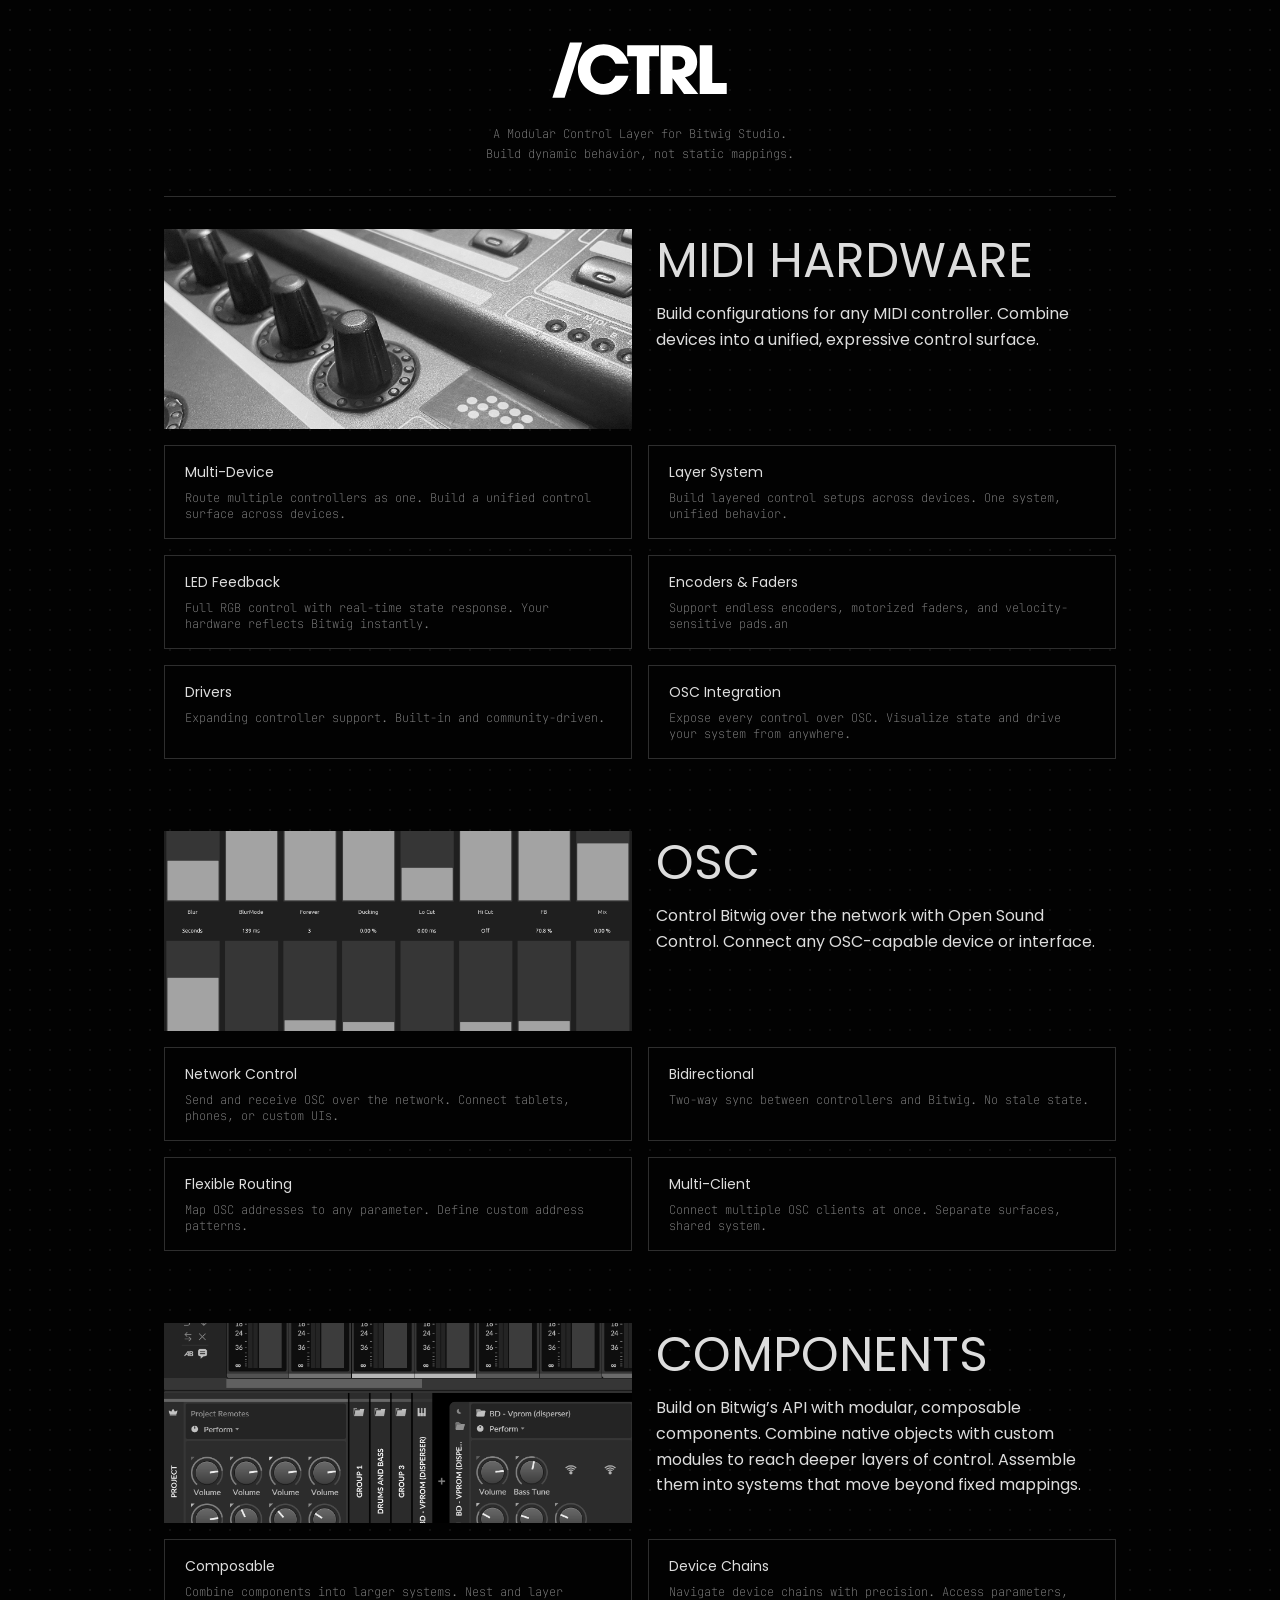
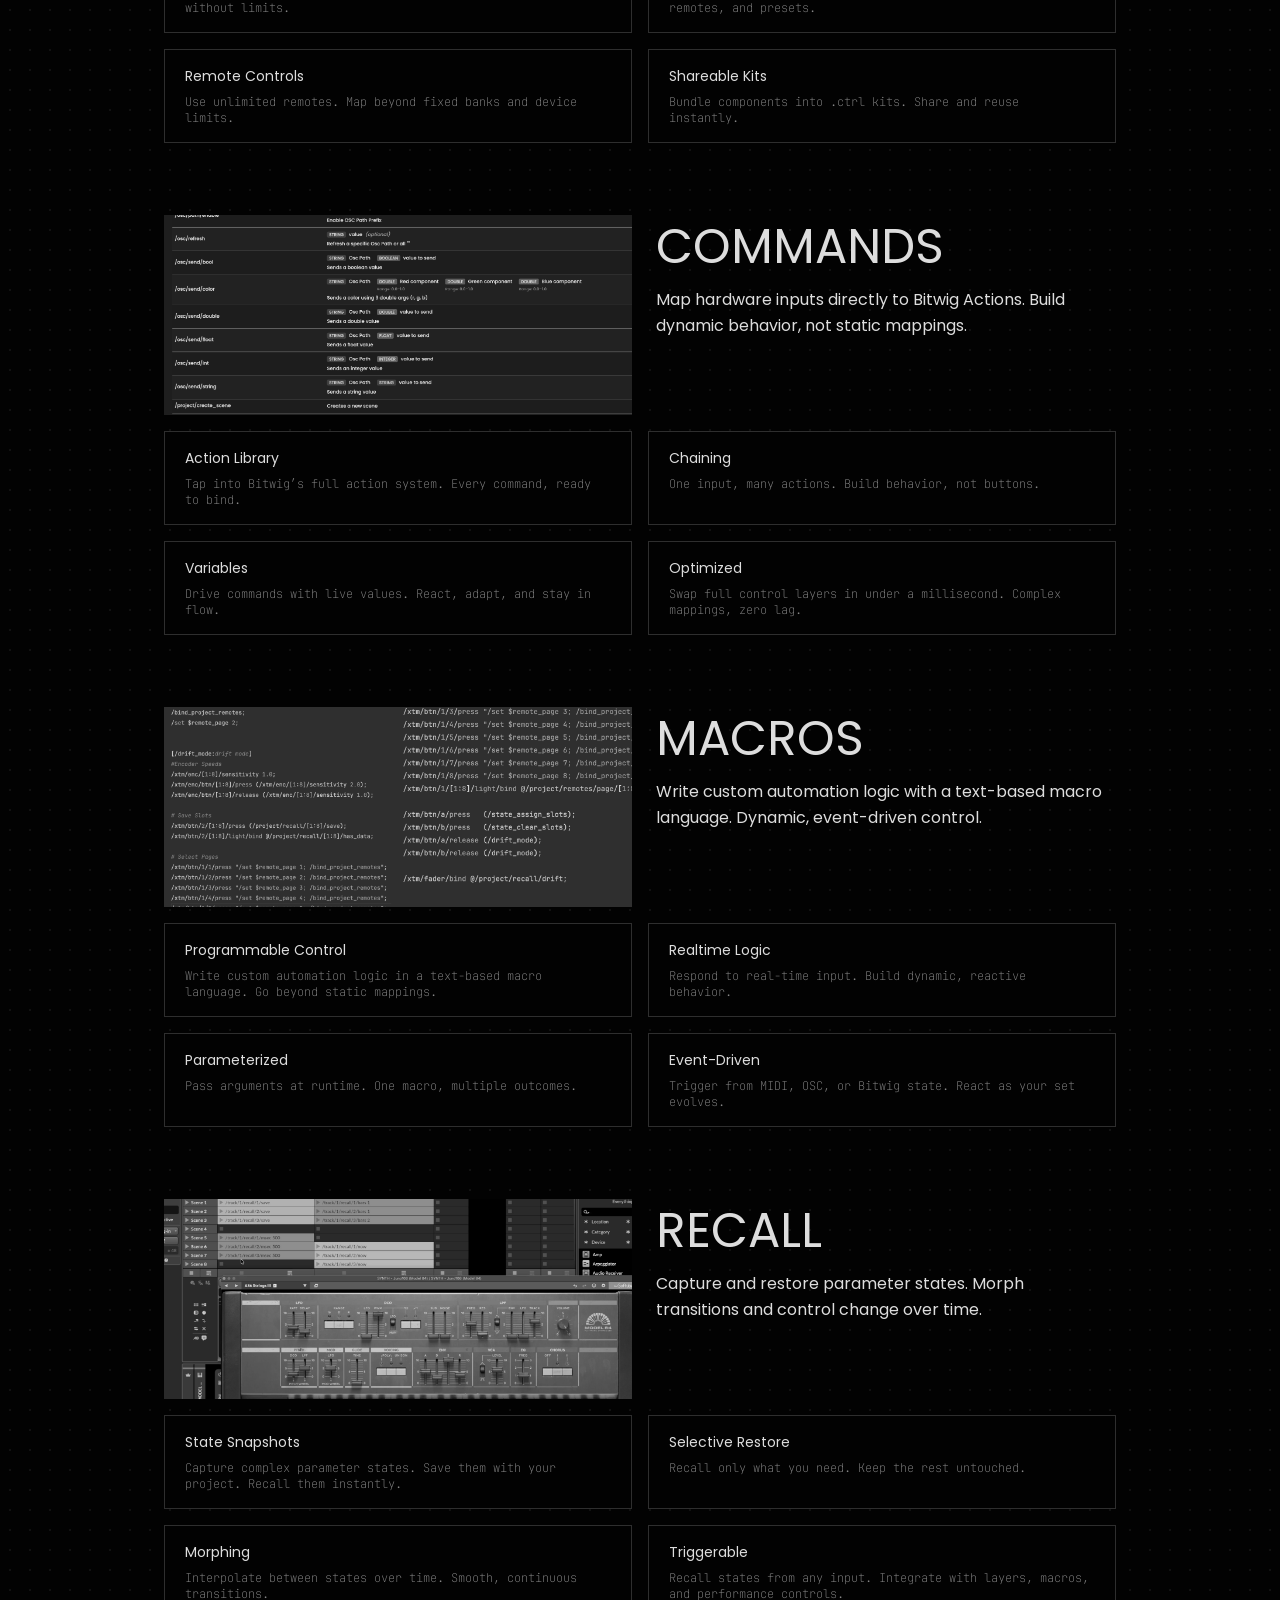
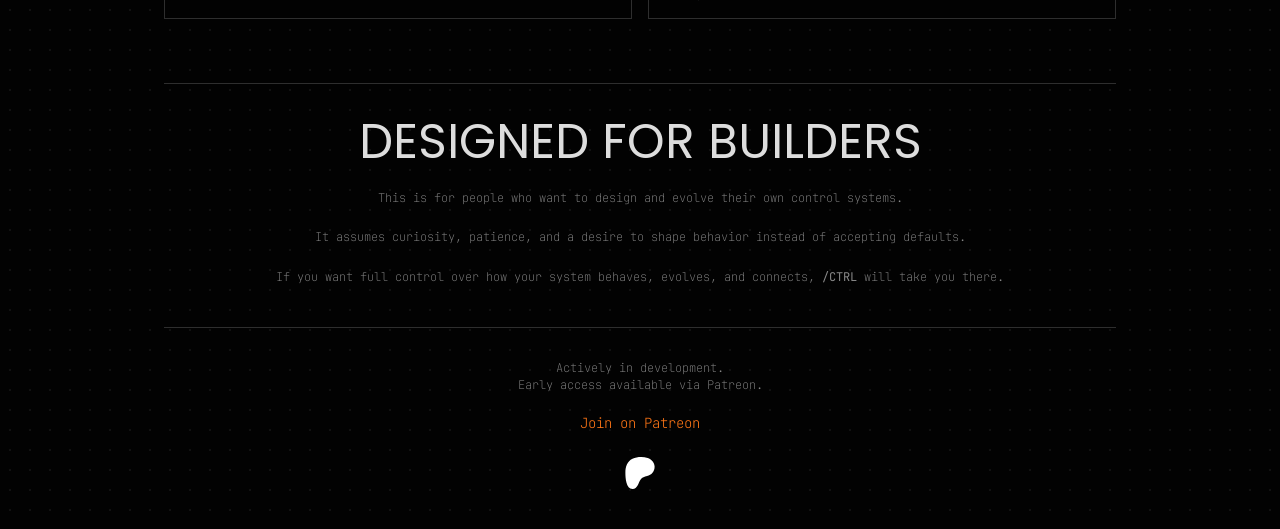
<file: docs/index.html>
<!doctype html>
<html lang="en">
	<head>
		<meta charset="utf-8" />
		<meta name="viewport" content="width=device-width, initial-scale=1" />
		<link rel="preconnect" href="https://fonts.googleapis.com">
		<link rel="preconnect" href="https://fonts.gstatic.com" crossorigin>
		<link href="https://fonts.googleapis.com/css2?family=JetBrains+Mono:wght@400&family=Poppins:wght@400;700&display=swap" rel="stylesheet">
		
		<link href="./_app/immutable/assets/0.Dyul4cIP.css" rel="stylesheet">
		<link rel="modulepreload" href="./_app/immutable/entry/start.DmPXSZCK.js">
		<link rel="modulepreload" href="./_app/immutable/chunks/B-2i7Apu.js">
		<link rel="modulepreload" href="./_app/immutable/chunks/CfUp9Xs4.js">
		<link rel="modulepreload" href="./_app/immutable/chunks/Cm5kEEMA.js">
		<link rel="modulepreload" href="./_app/immutable/entry/app.bVUav8v7.js">
		<link rel="modulepreload" href="./_app/immutable/chunks/IJKRHlXY.js">
		<link rel="modulepreload" href="./_app/immutable/chunks/BLmd82Ju.js">
		<link rel="modulepreload" href="./_app/immutable/chunks/pnJH_Esx.js">
		<link rel="modulepreload" href="./_app/immutable/chunks/CU0QvEVM.js">
		<link rel="modulepreload" href="./_app/immutable/nodes/0.BLUEBsFy.js">
		<link rel="modulepreload" href="./_app/immutable/chunks/Bt_JRlKs.js">
		<link rel="modulepreload" href="./_app/immutable/nodes/2.CNn2B2K0.js">
		<link rel="modulepreload" href="./_app/immutable/chunks/CkUbt6ab.js"><!--ojxrft--><meta name="description" content="A powerful, modular Bitwig Extension and control system. Build custom MIDI configurations, OSC workflows, and macros. Built in the open."/> <meta name="keywords" content="Bitwig, Bitwig Extension, Bitwig Studio, MIDI, OSC, Controller"/> <meta name="robots" content="index, follow"/> <meta name="theme-color" content="#0a0a0a"/> <link rel="canonical" href="https://slashctrl.io"/> <link rel="icon" href="/favicon.ico" sizes="any"/> <link rel="icon" href="/icon.png" type="image/png"/> <link rel="apple-touch-icon" href="/icon-256.png"/> <link rel="manifest" href="/site.webmanifest"/> <meta property="og:type" content="website"/> <meta property="og:url" content="https://slashctrl.io"/> <meta property="og:title" content="/CTRL — Modular Bitwig Extension &amp; Control System"/> <meta property="og:description" content="A powerful, modular Bitwig Extension and control system. Build custom MIDI configurations, OSC workflows, and macros. Built in the open."/> <meta property="og:image" content="https://slashctrl.io/og-image.png"/> <meta property="og:site_name" content="/CTRL"/> <meta name="twitter:card" content="summary_large_image"/> <meta name="twitter:url" content="https://slashctrl.io"/> <meta name="twitter:title" content="/CTRL — Modular Bitwig Extension &amp; Control System"/> <meta name="twitter:description" content="A powerful, modular Bitwig Extension and control system. Build custom MIDI configurations, OSC workflows, and macros. Built in the open."/> <meta name="twitter:image" content="https://slashctrl.io/og-image.png"/> <!----><script type="application/ld+json">{"@context":"https://schema.org","@type":"SoftwareApplication","name":"/CTRL","url":"https://slashctrl.io","description":"A powerful, modular Bitwig Extension and control system. Build custom MIDI configurations, OSC workflows, and macros. Built in the open.","operatingSystem":"Windows, macOS, Linux","applicationCategory":"MultimediaApplication","keywords":"Bitwig, Bitwig Studio, Bitwig Extension, MIDI Controller, OSC, Music Production","offers":[{"@type":"Offer","name":"Free","price":"0","priceCurrency":"USD"},{"@type":"Offer","name":"Pro","price":"49","priceCurrency":"USD"},{"@type":"Offer","name":"Standard","price":"149","priceCurrency":"USD"}]}</script><!----><!----><title>/CTRL — Modular Bitwig Extension &amp; Control System</title>
	</head>
	<body data-sveltekit-preload-data="hover">
		<div style="display: contents"><!--[--><!--[--><!----><!----> <!----><main class="mx-auto min-h-screen max-w-[1000px] py-2"><section class="mx-auto w-full max-w-[1100px] px-6 py-8 text-center"><img src="data:image/svg+xml,%3c?xml%20version='1.0'%20encoding='UTF-8'%20standalone='no'?%3e%3c!DOCTYPE%20svg%20PUBLIC%20'-//W3C//DTD%20SVG%201.1//EN'%20'http://www.w3.org/Graphics/SVG/1.1/DTD/svg11.dtd'%3e%3csvg%20width='100%25'%20height='100%25'%20viewBox='0%200%201934%20660'%20version='1.1'%20xmlns='http://www.w3.org/2000/svg'%20xmlns:xlink='http://www.w3.org/1999/xlink'%20xml:space='preserve'%20xmlns:serif='http://www.serif.com/'%20style='fill-rule:evenodd;clip-rule:evenodd;stroke-linejoin:round;stroke-miterlimit:2;'%3e%3cg%20id='ctrl'%20transform='matrix(1,0,0,1,-155,-762)'%3e%3crect%20x='155'%20y='762'%20width='1934'%20height='660'%20style='fill:none;'/%3e%3cclipPath%20id='_clip1'%3e%3crect%20x='155'%20y='762'%20width='1934'%20height='660'/%3e%3c/clipPath%3e%3cg%20clip-path='url(%23_clip1)'%3e%3cg%20transform='matrix(2.08333,0,0,2.08333,0,-4929.17)'%3e%3cg%20transform='matrix(0.859557,0,0,0.293334,-3982.708595,2731.765971)'%3e%3crect%20x='4720'%20y='0'%20width='1080'%20height='1080'%20style='fill:none;'/%3e%3c/g%3e%3cg%20transform='matrix(1,0,0,1,-4720,2366)'%3e%3cg%20transform='matrix(14.224,0,0,14.224,1420.44,-5709.7)'%3e%3cg%3e%3cg%20transform='matrix(1,0,0,1,3.67081,-0.989088)'%3e%3cpath%20d='M245.176,429.057L240.76,429.057L234.4,449.217L238.84,449.217L245.176,429.057Z'%20style='fill:white;'/%3e%3c/g%3e%3cg%20transform='matrix(1,0,0,1,0.492127,0)'%3e%3cpath%20d='M265.168,440.169L260.416,440.169C259.624,441.921%20258.136,443.169%20256.144,443.169C253.24,443.169%20251.368,440.625%20251.368,437.889C251.368,435.153%20253.24,432.705%20256.12,432.705C258.112,432.705%20259.72,433.977%20260.416,435.801L265.168,435.801C265,434.769%20264.544,433.761%20263.968,432.897C262.192,430.209%20259.36,428.721%20256.144,428.721C250.984,428.721%20246.832,432.705%20246.832,437.913C246.832,443.121%20251.032,447.153%20256.192,447.153C260.488,447.153%20264.136,444.369%20265.168,440.169Z'%20style='fill:white;'/%3e%3c/g%3e%3cpath%20d='M276.712,433.041L276.712,429.057L265.192,429.057L265.192,433.041L268.696,433.041L268.696,446.817L273.232,446.817L273.232,433.041L276.712,433.041Z'%20style='fill:white;'/%3e%3cg%20transform='matrix(1,0,0,1,-0.281216,0)'%3e%3cpath%20d='M291.256,446.817L286.432,440.769C289.24,440.313%20290.848,437.913%20290.848,435.177C290.848,433.329%20290.128,431.505%20288.664,430.329C287.128,429.105%20285.064,429.057%20283.192,429.057L277.576,429.057L277.576,446.817L281.92,446.817L281.92,441.081L281.968,441.081L286.072,446.817L291.256,446.817ZM286.504,435.441C286.504,437.265%20285.232,437.985%20283.528,437.985L281.92,437.985L281.92,433.041L283.576,433.041C285.136,433.041%20286.504,433.689%20286.504,435.441Z'%20style='fill:white;'/%3e%3c/g%3e%3cg%20transform='matrix(1,0,0,1,-0.913951,0)'%3e%3cpath%20d='M302.2,446.817L302.2,442.833L296.944,442.833L296.944,429.057L292.408,429.057L292.408,446.817L302.2,446.817Z'%20style='fill:white;'/%3e%3c/g%3e%3c/g%3e%3c/g%3e%3c/g%3e%3c/g%3e%3c/g%3e%3c/g%3e%3c/svg%3e" alt="/CTRL Logo" class="mx-auto mb-6 h-auto w-[180px]"/> <h1 class="sr-only">/CTRL — A Modular Control Layer for Bitwig Studio</h1> <p class="font-body text-sm leading-relaxed">A Modular Control Layer for Bitwig Studio.<br/>Build dynamic behavior, not static mappings.</p><!----></section><!----> <div class="mx-auto max-w-[1000px] px-6"><hr class="border-0 border-t border-brand-text/20"/></div> <section class="mx-auto w-full max-w-[1100px] px-6 py-8 "><div class="flex flex-col gap-10 flex"><div class="flex flex-col gap-4 pb-8"><div class="grid grid-cols-1 gap-4 md:grid-cols-2"><!--[--><div class="h-[200px] overflow-hidden"><img src="/_app/immutable/assets/hardware.DzaD0bWJ.png" alt="MIDI Hardware" class="h-full w-full object-cover object-center grayscale transition-[filter] duration-400 ease-in-out hover:grayscale-0"/></div><!--]--> <div class="flex flex-col justify-start px-2"><h2 class="font-heading text-2xl text-brand-text uppercase">MIDI Hardware</h2> <!--[--><h3 class="mt-3 text-brand-muted">Build configurations for any MIDI controller. Combine devices into a unified, expressive control surface.</h3><!--]--></div></div> <div class="grid grid-cols-1 gap-4 md:grid-cols-2"><!--[--><div class="border border-brand-text/20 bg-brand-bg px-5 py-4"><h3 class="font-heading text-sm font-bold text-brand-text">Multi-Device</h3> <p class="mt-1 text-xs text-brand-muted">Route multiple controllers as one. Build a unified control surface across devices.</p></div><div class="border border-brand-text/20 bg-brand-bg px-5 py-4"><h3 class="font-heading text-sm font-bold text-brand-text">Layer System</h3> <p class="mt-1 text-xs text-brand-muted">Build layered control setups across devices. One system, unified behavior.</p></div><div class="border border-brand-text/20 bg-brand-bg px-5 py-4"><h3 class="font-heading text-sm font-bold text-brand-text">LED Feedback</h3> <p class="mt-1 text-xs text-brand-muted">Full RGB control with real-time state response. Your hardware reflects Bitwig instantly.</p></div><div class="border border-brand-text/20 bg-brand-bg px-5 py-4"><h3 class="font-heading text-sm font-bold text-brand-text">Encoders &amp; Faders</h3> <p class="mt-1 text-xs text-brand-muted">Support endless encoders, motorized faders, and velocity-sensitive pads.an</p></div><div class="border border-brand-text/20 bg-brand-bg px-5 py-4"><h3 class="font-heading text-sm font-bold text-brand-text">Drivers</h3> <p class="mt-1 text-xs text-brand-muted">Expanding controller support. Built-in and community-driven.</p></div><div class="border border-brand-text/20 bg-brand-bg px-5 py-4"><h3 class="font-heading text-sm font-bold text-brand-text">OSC Integration</h3> <p class="mt-1 text-xs text-brand-muted">Expose every control over OSC. Visualize state and drive your system from anywhere.</p></div><!--]--></div></div><!----> <div class="flex flex-col gap-4 pb-8"><div class="grid grid-cols-1 gap-4 md:grid-cols-2"><!--[--><div class="h-[200px] overflow-hidden"><img src="/_app/immutable/assets/osc.UuarPjVk.png" alt="OSC" class="h-full w-full object-cover object-center grayscale transition-[filter] duration-400 ease-in-out hover:grayscale-0"/></div><!--]--> <div class="flex flex-col justify-start px-2"><h2 class="font-heading text-2xl text-brand-text uppercase">OSC</h2> <!--[--><h3 class="mt-3 text-brand-muted">Control Bitwig over the network with Open Sound Control. Connect any OSC-capable device or interface.</h3><!--]--></div></div> <div class="grid grid-cols-1 gap-4 md:grid-cols-2"><!--[--><div class="border border-brand-text/20 bg-brand-bg px-5 py-4"><h3 class="font-heading text-sm font-bold text-brand-text">Network Control</h3> <p class="mt-1 text-xs text-brand-muted">Send and receive OSC over the network. Connect tablets, phones, or custom UIs.</p></div><div class="border border-brand-text/20 bg-brand-bg px-5 py-4"><h3 class="font-heading text-sm font-bold text-brand-text">Bidirectional</h3> <p class="mt-1 text-xs text-brand-muted">Two-way sync between controllers and Bitwig. No stale state.</p></div><div class="border border-brand-text/20 bg-brand-bg px-5 py-4"><h3 class="font-heading text-sm font-bold text-brand-text">Flexible Routing</h3> <p class="mt-1 text-xs text-brand-muted">Map OSC addresses to any parameter. Define custom address patterns.</p></div><div class="border border-brand-text/20 bg-brand-bg px-5 py-4"><h3 class="font-heading text-sm font-bold text-brand-text">Multi-Client</h3> <p class="mt-1 text-xs text-brand-muted">Connect multiple OSC clients at once. Separate surfaces, shared system.</p></div><!--]--></div></div><!----> <div class="flex flex-col gap-4 pb-8"><div class="grid grid-cols-1 gap-4 md:grid-cols-2"><!--[--><div class="h-[200px] overflow-hidden"><img src="/_app/immutable/assets/components.B3CpB1pT.png" alt="Components" class="h-full w-full object-cover object-center grayscale transition-[filter] duration-400 ease-in-out hover:grayscale-0"/></div><!--]--> <div class="flex flex-col justify-start px-2"><h2 class="font-heading text-2xl text-brand-text uppercase">Components</h2> <!--[--><h3 class="mt-3 text-brand-muted">Build on Bitwig’s API with modular, composable components. Combine native objects with custom modules to reach deeper layers of control. Assemble them into systems that move beyond fixed mappings.</h3><!--]--></div></div> <div class="grid grid-cols-1 gap-4 md:grid-cols-2"><!--[--><div class="border border-brand-text/20 bg-brand-bg px-5 py-4"><h3 class="font-heading text-sm font-bold text-brand-text">Composable</h3> <p class="mt-1 text-xs text-brand-muted">Combine components into larger systems. Nest and layer without limits.</p></div><div class="border border-brand-text/20 bg-brand-bg px-5 py-4"><h3 class="font-heading text-sm font-bold text-brand-text">Device Chains</h3> <p class="mt-1 text-xs text-brand-muted">Navigate device chains with precision. Access parameters, remotes, and presets.</p></div><div class="border border-brand-text/20 bg-brand-bg px-5 py-4"><h3 class="font-heading text-sm font-bold text-brand-text">Remote Controls </h3> <p class="mt-1 text-xs text-brand-muted">Use unlimited remotes. Map beyond fixed banks and device limits.</p></div><div class="border border-brand-text/20 bg-brand-bg px-5 py-4"><h3 class="font-heading text-sm font-bold text-brand-text">Shareable Kits</h3> <p class="mt-1 text-xs text-brand-muted">Bundle components into .ctrl kits. Share and reuse instantly.</p></div><!--]--></div></div><!----> <div class="flex flex-col gap-4 pb-8"><div class="grid grid-cols-1 gap-4 md:grid-cols-2"><!--[--><div class="h-[200px] overflow-hidden"><img src="/_app/immutable/assets/commands.BCtYHnZm.png" alt="Commands" class="h-full w-full object-cover object-center grayscale transition-[filter] duration-400 ease-in-out hover:grayscale-0"/></div><!--]--> <div class="flex flex-col justify-start px-2"><h2 class="font-heading text-2xl text-brand-text uppercase">Commands</h2> <!--[--><h3 class="mt-3 text-brand-muted">Map hardware inputs directly to Bitwig Actions. Build dynamic behavior, not static mappings.</h3><!--]--></div></div> <div class="grid grid-cols-1 gap-4 md:grid-cols-2"><!--[--><div class="border border-brand-text/20 bg-brand-bg px-5 py-4"><h3 class="font-heading text-sm font-bold text-brand-text">Action Library</h3> <p class="mt-1 text-xs text-brand-muted">Tap into Bitwig’s full action system. Every command, ready to bind.</p></div><div class="border border-brand-text/20 bg-brand-bg px-5 py-4"><h3 class="font-heading text-sm font-bold text-brand-text">Chaining</h3> <p class="mt-1 text-xs text-brand-muted">One input, many actions. Build behavior, not buttons.</p></div><div class="border border-brand-text/20 bg-brand-bg px-5 py-4"><h3 class="font-heading text-sm font-bold text-brand-text">Variables</h3> <p class="mt-1 text-xs text-brand-muted">Drive commands with live values. React, adapt, and stay in flow.</p></div><div class="border border-brand-text/20 bg-brand-bg px-5 py-4"><h3 class="font-heading text-sm font-bold text-brand-text">Optimized</h3> <p class="mt-1 text-xs text-brand-muted">Swap full control layers in under a millisecond. Complex mappings, zero lag.</p></div><!--]--></div></div><!----> <div class="flex flex-col gap-4 pb-8"><div class="grid grid-cols-1 gap-4 md:grid-cols-2"><!--[--><div class="h-[200px] overflow-hidden"><img src="/_app/immutable/assets/macros.CGVCI5qG.png" alt="Macros" class="h-full w-full object-cover object-center grayscale transition-[filter] duration-400 ease-in-out hover:grayscale-0"/></div><!--]--> <div class="flex flex-col justify-start px-2"><h2 class="font-heading text-2xl text-brand-text uppercase">Macros</h2> <!--[--><h3 class="mt-3 text-brand-muted">Write custom automation logic with a text-based macro language. Dynamic, event-driven control.</h3><!--]--></div></div> <div class="grid grid-cols-1 gap-4 md:grid-cols-2"><!--[--><div class="border border-brand-text/20 bg-brand-bg px-5 py-4"><h3 class="font-heading text-sm font-bold text-brand-text">Programmable Control</h3> <p class="mt-1 text-xs text-brand-muted">Write custom automation logic in a text-based macro language. Go beyond static mappings.</p></div><div class="border border-brand-text/20 bg-brand-bg px-5 py-4"><h3 class="font-heading text-sm font-bold text-brand-text">Realtime Logic</h3> <p class="mt-1 text-xs text-brand-muted">Respond to real-time input. Build dynamic, reactive behavior.</p></div><div class="border border-brand-text/20 bg-brand-bg px-5 py-4"><h3 class="font-heading text-sm font-bold text-brand-text">Parameterized</h3> <p class="mt-1 text-xs text-brand-muted">Pass arguments at runtime. One macro, multiple outcomes.</p></div><div class="border border-brand-text/20 bg-brand-bg px-5 py-4"><h3 class="font-heading text-sm font-bold text-brand-text">Event-Driven</h3> <p class="mt-1 text-xs text-brand-muted">Trigger from MIDI, OSC, or Bitwig state. React as your set evolves.</p></div><!--]--></div></div><!----> <div class="flex flex-col gap-4 pb-8"><div class="grid grid-cols-1 gap-4 md:grid-cols-2"><!--[--><div class="h-[200px] overflow-hidden"><img src="/_app/immutable/assets/recall.Bu1Wil9K.png" alt="Recall" class="h-full w-full object-cover object-center grayscale transition-[filter] duration-400 ease-in-out hover:grayscale-0"/></div><!--]--> <div class="flex flex-col justify-start px-2"><h2 class="font-heading text-2xl text-brand-text uppercase">Recall</h2> <!--[--><h3 class="mt-3 text-brand-muted">Capture and restore parameter states. Morph transitions and control change over time.</h3><!--]--></div></div> <div class="grid grid-cols-1 gap-4 md:grid-cols-2"><!--[--><div class="border border-brand-text/20 bg-brand-bg px-5 py-4"><h3 class="font-heading text-sm font-bold text-brand-text">State Snapshots</h3> <p class="mt-1 text-xs text-brand-muted">Capture complex parameter states. Save them with your project. Recall them instantly.</p></div><div class="border border-brand-text/20 bg-brand-bg px-5 py-4"><h3 class="font-heading text-sm font-bold text-brand-text">Selective Restore</h3> <p class="mt-1 text-xs text-brand-muted">Recall only what you need. Keep the rest untouched.</p></div><div class="border border-brand-text/20 bg-brand-bg px-5 py-4"><h3 class="font-heading text-sm font-bold text-brand-text">Morphing</h3> <p class="mt-1 text-xs text-brand-muted">Interpolate between states over time. Smooth, continuous transitions.</p></div><div class="border border-brand-text/20 bg-brand-bg px-5 py-4"><h3 class="font-heading text-sm font-bold text-brand-text">Triggerable</h3> <p class="mt-1 text-xs text-brand-muted">Recall states from any input. Integrate with layers, macros, and performance controls.</p></div><!--]--></div></div><!----></div><!----></section><!----> <div class="mx-auto max-w-[1100px] px-6"><hr class="border-0 border-t border-brand-text/20"/></div> <div class="mx-auto max-w-[1100px] p-5 px-6 text-center pb-10"><h2>DESIGNED FOR BUILDERS</h2> <p>This is for people who want to design and evolve their own control systems.</p> <p class="pt-5">It assumes curiosity, patience, and a desire to shape behavior instead of accepting defaults.</p> <p class="pt-5 leading-relaxed">If you want full control over how your system behaves, evolves, and connects, <b>/CTRL</b> will take you there.</p></div> <div class="mx-auto max-w-[1100px] px-6"><hr class="border-0 border-t border-brand-text/20"/></div> <section class="mx-auto w-full max-w-[1100px] px-6 py-8 text-center"><p class="mb-4 text-sm">Actively in development.<br/> Early access available via Patreon.</p> <a href="https://www.patreon.com/c/slashctrl" target="_blank" rel="noopener noreferrer" class="inline-flex flex-col items-center gap-6 text-sm text-brand-accent transition-opacity hover:opacity-80">Join on Patreon <img src="data:image/svg+xml,%3c?xml%20version='1.0'%20encoding='utf-8'?%3e%3c!--%20Generator:%20Adobe%20Illustrator%2027.4.0,%20SVG%20Export%20Plug-In%20.%20SVG%20Version:%206.00%20Build%200)%20--%3e%3csvg%20version='1.1'%20id='Layer_1'%20xmlns='http://www.w3.org/2000/svg'%20xmlns:xlink='http://www.w3.org/1999/xlink'%20x='0px'%20y='0px'%20viewBox='0%200%201080%201080'%20style='enable-background:new%200%200%201080%201080;'%20xml:space='preserve'%3e%3cstyle%20type='text/css'%3e%20.st0{fill:%23FFFFFF;}%20%3c/style%3e%3cpath%20class='st0'%20d='M1033.05,324.45c-0.19-137.9-107.59-250.92-233.6-291.7c-156.48-50.64-362.86-43.3-512.28,27.2%20C106.07,145.41,49.18,332.61,47.06,519.31c-1.74,153.5,13.58,557.79,241.62,560.67c169.44,2.15,194.67-216.18,273.07-321.33%20c55.78-74.81,127.6-95.94,216.01-117.82C929.71,603.22,1033.27,483.3,1033.05,324.45z'/%3e%3c/svg%3e" alt="" class="h-auto w-8"/></a><!----></section><!----></main><!----><!----><!----><!--]--> <!--[!--><!--]--><!--]-->
			
			<script>
				{
					__sveltekit_kwpuja = {
						base: new URL(".", location).pathname.slice(0, -1)
					};

					const element = document.currentScript.parentElement;

					Promise.all([
						import("./_app/immutable/entry/start.DmPXSZCK.js"),
						import("./_app/immutable/entry/app.bVUav8v7.js")
					]).then(([kit, app]) => {
						kit.start(app, element, {
							node_ids: [0, 2],
							data: [null,null],
							form: null,
							error: null
						});
					});
				}
			</script>
		</div>
	</body>
</html>
</file>
<file: docs/_app/immutable/assets/0.Dyul4cIP.css>
@import"https://fonts.googleapis.com/css2?family=JetBrains+Mono:ital,wght@0,100..800;1,100..800&family=Poppins:ital,wght@0,100;0,200;0,300;0,400;0,500;0,600;0,700;0,800;0,900;1,100;1,200;1,300;1,400;1,500;1,600;1,700;1,800;1,900&display=swap";@layer components;@layer properties{@supports (((-webkit-hyphens:none)) and (not (margin-trim:inline))) or ((-moz-orient:inline) and (not (color:rgb(from red r g b)))){*,:before,:after,::backdrop{--tw-rotate-x:initial;--tw-rotate-y:initial;--tw-rotate-z:initial;--tw-skew-x:initial;--tw-skew-y:initial;--tw-border-style:solid;--tw-leading:initial;--tw-font-weight:initial;--tw-shadow:0 0 #0000;--tw-shadow-color:initial;--tw-shadow-alpha:100%;--tw-inset-shadow:0 0 #0000;--tw-inset-shadow-color:initial;--tw-inset-shadow-alpha:100%;--tw-ring-color:initial;--tw-ring-shadow:0 0 #0000;--tw-inset-ring-color:initial;--tw-inset-ring-shadow:0 0 #0000;--tw-ring-inset:initial;--tw-ring-offset-width:0px;--tw-ring-offset-color:#fff;--tw-ring-offset-shadow:0 0 #0000;--tw-blur:initial;--tw-brightness:initial;--tw-contrast:initial;--tw-grayscale:initial;--tw-hue-rotate:initial;--tw-invert:initial;--tw-opacity:initial;--tw-saturate:initial;--tw-sepia:initial;--tw-drop-shadow:initial;--tw-drop-shadow-color:initial;--tw-drop-shadow-alpha:100%;--tw-drop-shadow-size:initial;--tw-duration:initial;--tw-ease:initial}}}@layer theme{:root,:host{--font-sans:ui-sans-serif,system-ui,sans-serif,"Apple Color Emoji","Segoe UI Emoji","Segoe UI Symbol","Noto Color Emoji";--font-mono:ui-monospace,SFMono-Regular,Menlo,Monaco,Consolas,"Liberation Mono","Courier New",monospace;--spacing:.25rem;--text-xs:.75rem;--text-xs--line-height:calc(1/.75);--text-sm:.875rem;--text-sm--line-height:calc(1.25/.875);--text-2xl:1.5rem;--text-2xl--line-height:calc(2/1.5);--font-weight-bold:700;--leading-relaxed:1.625;--ease-in-out:cubic-bezier(.4,0,.2,1);--default-transition-duration:.15s;--default-transition-timing-function:cubic-bezier(.4,0,.2,1);--default-font-family:var(--font-sans);--default-mono-font-family:var(--font-mono);--color-brand-bg:#020202;--color-brand-text:#ddd;--color-brand-muted:#888;--color-brand-accent:#f97316;--font-heading:"Poppins",sans-serif;--font-body:"JetBrains Mono",monospace}}@layer base{*,:after,:before,::backdrop{box-sizing:border-box;border:0 solid;margin:0;padding:0}::file-selector-button{box-sizing:border-box;border:0 solid;margin:0;padding:0}html,:host{-webkit-text-size-adjust:100%;tab-size:4;line-height:1.5;font-family:var(--default-font-family,ui-sans-serif,system-ui,sans-serif,"Apple Color Emoji","Segoe UI Emoji","Segoe UI Symbol","Noto Color Emoji");font-feature-settings:var(--default-font-feature-settings,normal);font-variation-settings:var(--default-font-variation-settings,normal);-webkit-tap-highlight-color:transparent}hr{height:0;color:inherit;border-top-width:1px}abbr:where([title]){-webkit-text-decoration:underline dotted;text-decoration:underline dotted}h1,h2,h3,h4,h5,h6{font-size:inherit;font-weight:inherit}a{color:inherit;-webkit-text-decoration:inherit;text-decoration:inherit}b,strong{font-weight:bolder}code,kbd,samp,pre{font-family:var(--default-mono-font-family,ui-monospace,SFMono-Regular,Menlo,Monaco,Consolas,"Liberation Mono","Courier New",monospace);font-feature-settings:var(--default-mono-font-feature-settings,normal);font-variation-settings:var(--default-mono-font-variation-settings,normal);font-size:1em}small{font-size:80%}sub,sup{vertical-align:baseline;font-size:75%;line-height:0;position:relative}sub{bottom:-.25em}sup{top:-.5em}table{text-indent:0;border-color:inherit;border-collapse:collapse}:-moz-focusring{outline:auto}progress{vertical-align:baseline}summary{display:list-item}ol,ul,menu{list-style:none}img,svg,video,canvas,audio,iframe,embed,object{vertical-align:middle;display:block}img,video{max-width:100%;height:auto}button,input,select,optgroup,textarea{font:inherit;font-feature-settings:inherit;font-variation-settings:inherit;letter-spacing:inherit;color:inherit;opacity:1;background-color:#0000;border-radius:0}::file-selector-button{font:inherit;font-feature-settings:inherit;font-variation-settings:inherit;letter-spacing:inherit;color:inherit;opacity:1;background-color:#0000;border-radius:0}:where(select:is([multiple],[size])) optgroup{font-weight:bolder}:where(select:is([multiple],[size])) optgroup option{padding-inline-start:20px}::file-selector-button{margin-inline-end:4px}::placeholder{opacity:1}@supports (not ((-webkit-appearance:-apple-pay-button))) or (contain-intrinsic-size:1px){::placeholder{color:currentColor}@supports (color:color-mix(in lab,red,red)){::placeholder{color:color-mix(in oklab,currentcolor 50%,transparent)}}}textarea{resize:vertical}::-webkit-search-decoration{-webkit-appearance:none}::-webkit-date-and-time-value{min-height:1lh;text-align:inherit}::-webkit-datetime-edit{display:inline-flex}::-webkit-datetime-edit-fields-wrapper{padding:0}::-webkit-datetime-edit{padding-block:0}::-webkit-datetime-edit-year-field{padding-block:0}::-webkit-datetime-edit-month-field{padding-block:0}::-webkit-datetime-edit-day-field{padding-block:0}::-webkit-datetime-edit-hour-field{padding-block:0}::-webkit-datetime-edit-minute-field{padding-block:0}::-webkit-datetime-edit-second-field{padding-block:0}::-webkit-datetime-edit-millisecond-field{padding-block:0}::-webkit-datetime-edit-meridiem-field{padding-block:0}::-webkit-calendar-picker-indicator{line-height:1}:-moz-ui-invalid{box-shadow:none}button,input:where([type=button],[type=reset],[type=submit]){appearance:button}::file-selector-button{appearance:button}::-webkit-inner-spin-button{height:auto}::-webkit-outer-spin-button{height:auto}[hidden]:where(:not([hidden=until-found])){display:none!important}}@layer utilities{.sr-only{clip-path:inset(50%);white-space:nowrap;border-width:0;width:1px;height:1px;margin:-1px;padding:0;position:absolute;overflow:hidden}.absolute{position:absolute}.fixed{position:fixed}.relative{position:relative}.static{position:static}.mx-auto{margin-inline:auto}.mt-1{margin-top:calc(var(--spacing)*1)}.mt-3{margin-top:calc(var(--spacing)*3)}.mb-4{margin-bottom:calc(var(--spacing)*4)}.mb-6{margin-bottom:calc(var(--spacing)*6)}.block{display:block}.contents{display:contents}.flex{display:flex}.grid{display:grid}.inline{display:inline}.inline-flex{display:inline-flex}.h-\[200px\]{height:200px}.h-auto{height:auto}.h-full{height:100%}.min-h-screen{min-height:100vh}.w-8{width:calc(var(--spacing)*8)}.w-\[180px\]{width:180px}.w-full{width:100%}.max-w-\[1000px\]{max-width:1000px}.max-w-\[1100px\]{max-width:1100px}.grow{flex-grow:1}.transform{transform:var(--tw-rotate-x,)var(--tw-rotate-y,)var(--tw-rotate-z,)var(--tw-skew-x,)var(--tw-skew-y,)}.grid-cols-1{grid-template-columns:repeat(1,minmax(0,1fr))}.flex-col{flex-direction:column}.items-center{align-items:center}.justify-start{justify-content:flex-start}.gap-4{gap:calc(var(--spacing)*4)}.gap-6{gap:calc(var(--spacing)*6)}.gap-10{gap:calc(var(--spacing)*10)}.overflow-hidden{overflow:hidden}.border{border-style:var(--tw-border-style);border-width:1px}.border-0{border-style:var(--tw-border-style);border-width:0}.border-t{border-top-style:var(--tw-border-style);border-top-width:1px}.border-brand-text\/20{border-color:#ddd3}@supports (color:color-mix(in lab,red,red)){.border-brand-text\/20{border-color:color-mix(in oklab,var(--color-brand-text)20%,transparent)}}.bg-brand-bg{background-color:var(--color-brand-bg)}.object-cover{object-fit:cover}.object-center{object-position:center}.p-5{padding:calc(var(--spacing)*5)}.px-2{padding-inline:calc(var(--spacing)*2)}.px-5{padding-inline:calc(var(--spacing)*5)}.px-6{padding-inline:calc(var(--spacing)*6)}.py-2{padding-block:calc(var(--spacing)*2)}.py-4{padding-block:calc(var(--spacing)*4)}.py-8{padding-block:calc(var(--spacing)*8)}.pt-5{padding-top:calc(var(--spacing)*5)}.pb-8{padding-bottom:calc(var(--spacing)*8)}.pb-10{padding-bottom:calc(var(--spacing)*10)}.text-center{text-align:center}.font-body{font-family:var(--font-body)}.font-heading{font-family:var(--font-heading)}.text-2xl{font-size:var(--text-2xl);line-height:var(--tw-leading,var(--text-2xl--line-height))}.text-sm{font-size:var(--text-sm);line-height:var(--tw-leading,var(--text-sm--line-height))}.text-xs{font-size:var(--text-xs);line-height:var(--tw-leading,var(--text-xs--line-height))}.leading-relaxed{--tw-leading:var(--leading-relaxed);line-height:var(--leading-relaxed)}.font-bold{--tw-font-weight:var(--font-weight-bold);font-weight:var(--font-weight-bold)}.text-brand-accent{color:var(--color-brand-accent)}.text-brand-muted{color:var(--color-brand-muted)}.text-brand-text{color:var(--color-brand-text)}.uppercase{text-transform:uppercase}.ring{--tw-ring-shadow:var(--tw-ring-inset,)0 0 0 calc(1px + var(--tw-ring-offset-width))var(--tw-ring-color,currentcolor);box-shadow:var(--tw-inset-shadow),var(--tw-inset-ring-shadow),var(--tw-ring-offset-shadow),var(--tw-ring-shadow),var(--tw-shadow)}.grayscale{--tw-grayscale:grayscale(100%);filter:var(--tw-blur,)var(--tw-brightness,)var(--tw-contrast,)var(--tw-grayscale,)var(--tw-hue-rotate,)var(--tw-invert,)var(--tw-saturate,)var(--tw-sepia,)var(--tw-drop-shadow,)}.filter{filter:var(--tw-blur,)var(--tw-brightness,)var(--tw-contrast,)var(--tw-grayscale,)var(--tw-hue-rotate,)var(--tw-invert,)var(--tw-saturate,)var(--tw-sepia,)var(--tw-drop-shadow,)}.transition{transition-property:color,background-color,border-color,outline-color,text-decoration-color,fill,stroke,--tw-gradient-from,--tw-gradient-via,--tw-gradient-to,opacity,box-shadow,transform,translate,scale,rotate,filter,-webkit-backdrop-filter,backdrop-filter,display,content-visibility,overlay,pointer-events;transition-timing-function:var(--tw-ease,var(--default-transition-timing-function));transition-duration:var(--tw-duration,var(--default-transition-duration))}.transition-\[filter\]{transition-property:filter;transition-timing-function:var(--tw-ease,var(--default-transition-timing-function));transition-duration:var(--tw-duration,var(--default-transition-duration))}.transition-opacity{transition-property:opacity;transition-timing-function:var(--tw-ease,var(--default-transition-timing-function));transition-duration:var(--tw-duration,var(--default-transition-duration))}.duration-400{--tw-duration:.4s;transition-duration:.4s}.ease-in-out{--tw-ease:var(--ease-in-out);transition-timing-function:var(--ease-in-out)}.\[file\:line\]{file:line}@media(hover:hover){.hover\:opacity-80:hover{opacity:.8}.hover\:grayscale-0:hover{--tw-grayscale:grayscale(0%);filter:var(--tw-blur,)var(--tw-brightness,)var(--tw-contrast,)var(--tw-grayscale,)var(--tw-hue-rotate,)var(--tw-invert,)var(--tw-saturate,)var(--tw-sepia,)var(--tw-drop-shadow,)}}@media(min-width:48rem){.md\:grid-cols-2{grid-template-columns:repeat(2,minmax(0,1fr))}}}*{box-sizing:border-box}html{background-color:var(--color-brand-bg);color:var(--color-brand-text);font-family:var(--font-body);color-scheme:dark;font-size:16px;font-weight:100;line-height:1.6}::-webkit-scrollbar{width:10px}::-webkit-scrollbar-track{background:var(--color-brand-bg)}::-webkit-scrollbar-thumb{border:2px solid var(--color-brand-bg);background:#333;border-radius:0}::-webkit-scrollbar-thumb:hover{background:var(--color-brand-accent)}body{background-color:var(--color-brand-bg);background-image:radial-gradient(circle,#111 1px,#0000 .1px);background-size:20px 20px;background-attachment:scroll;min-height:100vh;margin:0;padding:0}h1,h2,h3{font-family:var(--font-heading);color:var(--color-brand-text);margin:0 0 .5rem;font-weight:400}h1{font-size:4rem}h2{font-size:3rem}.subheading{font-family:var(--font-heading);color:var(--color-brand-muted);font-size:2rem;font-weight:800}p{font-family:var(--font-body);color:var(--color-brand-muted);font-size:.75rem;font-weight:100}a{font-family:var(--font-body);color:var(--color-brand-accent);font-weight:200;text-decoration:none;transition:opacity .2s}a:hover{opacity:.8}@property --tw-rotate-x{syntax:"*";inherits:false}@property --tw-rotate-y{syntax:"*";inherits:false}@property --tw-rotate-z{syntax:"*";inherits:false}@property --tw-skew-x{syntax:"*";inherits:false}@property --tw-skew-y{syntax:"*";inherits:false}@property --tw-border-style{syntax:"*";inherits:false;initial-value:solid}@property --tw-leading{syntax:"*";inherits:false}@property --tw-font-weight{syntax:"*";inherits:false}@property --tw-shadow{syntax:"*";inherits:false;initial-value:0 0 #0000}@property --tw-shadow-color{syntax:"*";inherits:false}@property --tw-shadow-alpha{syntax:"<percentage>";inherits:false;initial-value:100%}@property --tw-inset-shadow{syntax:"*";inherits:false;initial-value:0 0 #0000}@property --tw-inset-shadow-color{syntax:"*";inherits:false}@property --tw-inset-shadow-alpha{syntax:"<percentage>";inherits:false;initial-value:100%}@property --tw-ring-color{syntax:"*";inherits:false}@property --tw-ring-shadow{syntax:"*";inherits:false;initial-value:0 0 #0000}@property --tw-inset-ring-color{syntax:"*";inherits:false}@property --tw-inset-ring-shadow{syntax:"*";inherits:false;initial-value:0 0 #0000}@property --tw-ring-inset{syntax:"*";inherits:false}@property --tw-ring-offset-width{syntax:"<length>";inherits:false;initial-value:0}@property --tw-ring-offset-color{syntax:"*";inherits:false;initial-value:#fff}@property --tw-ring-offset-shadow{syntax:"*";inherits:false;initial-value:0 0 #0000}@property --tw-blur{syntax:"*";inherits:false}@property --tw-brightness{syntax:"*";inherits:false}@property --tw-contrast{syntax:"*";inherits:false}@property --tw-grayscale{syntax:"*";inherits:false}@property --tw-hue-rotate{syntax:"*";inherits:false}@property --tw-invert{syntax:"*";inherits:false}@property --tw-opacity{syntax:"*";inherits:false}@property --tw-saturate{syntax:"*";inherits:false}@property --tw-sepia{syntax:"*";inherits:false}@property --tw-drop-shadow{syntax:"*";inherits:false}@property --tw-drop-shadow-color{syntax:"*";inherits:false}@property --tw-drop-shadow-alpha{syntax:"<percentage>";inherits:false;initial-value:100%}@property --tw-drop-shadow-size{syntax:"*";inherits:false}@property --tw-duration{syntax:"*";inherits:false}@property --tw-ease{syntax:"*";inherits:false}
</file>
